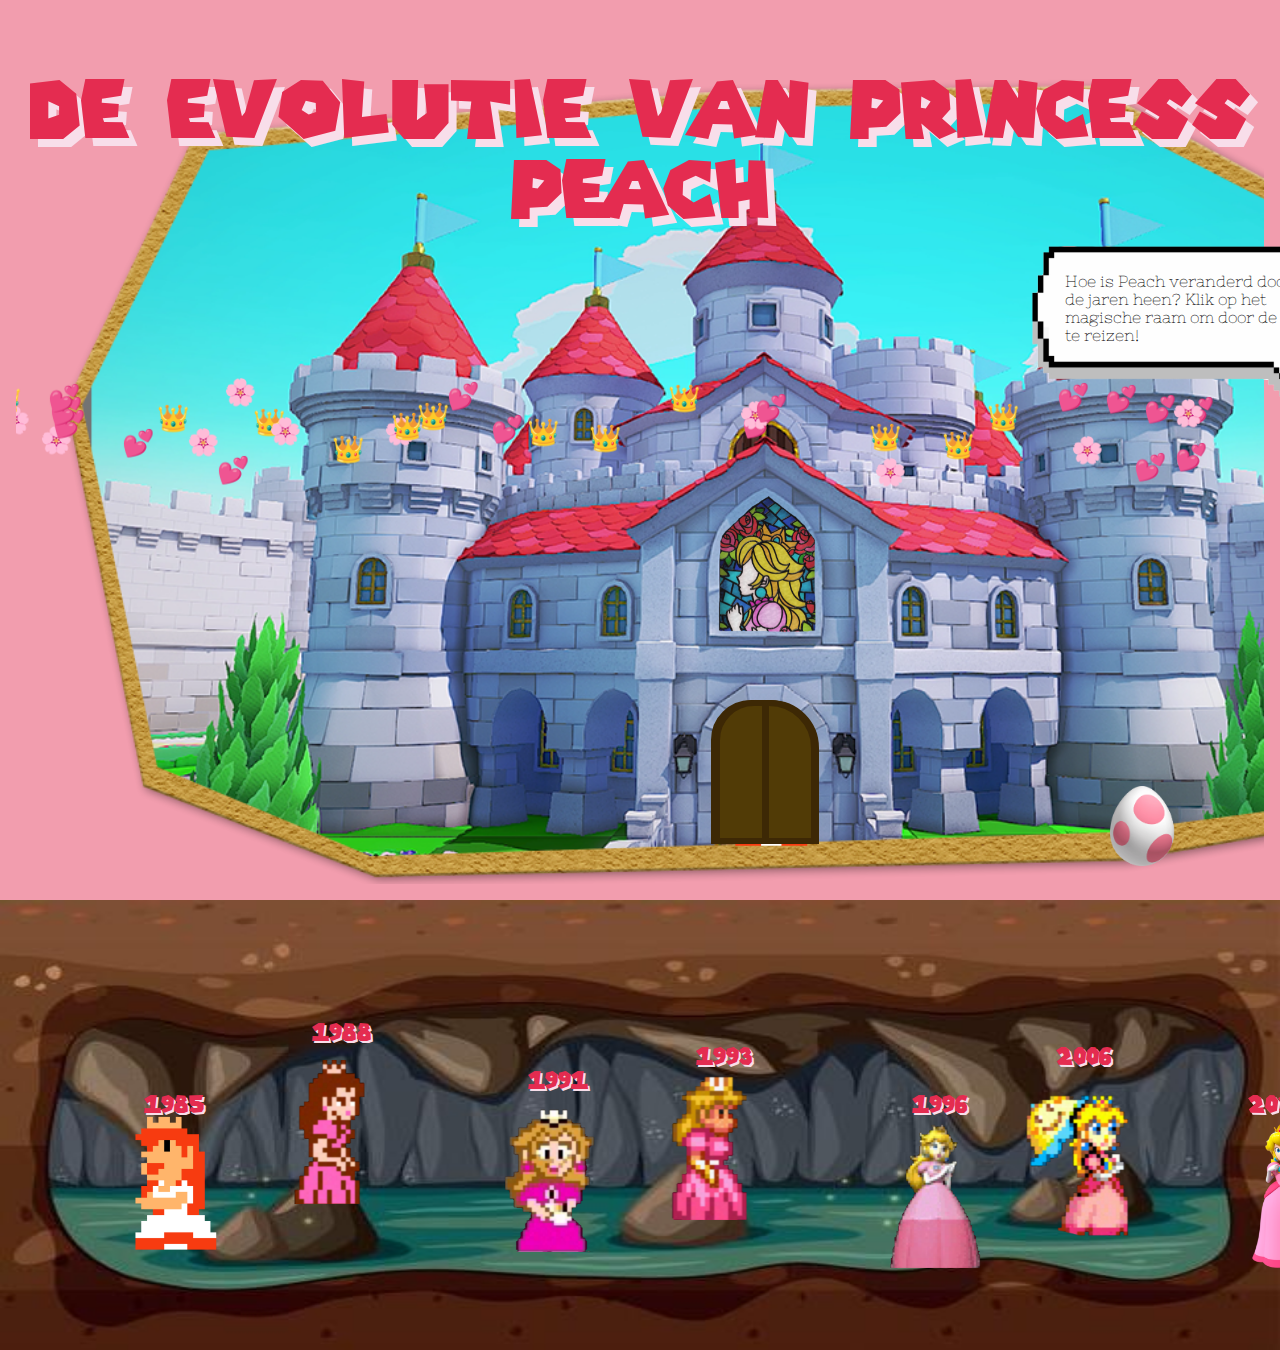
<file: index.html>
<!doctype html>
<html lang="nl">
	
<head>
	<meta charset="UTF-8">
	<meta name="author" content="jouw naam">
	<meta name="viewport" content="width=device-width, initial-scale=1">
	
	<title>VIDii 2011/22 - Tijdlijn</title>
	<link rel="preconnect" href="https://fonts.googleapis.com">
	<link rel="preconnect" href="https://fonts.gstatic.com" crossorigin>
	<link href="https://fonts.googleapis.com/css2?family=Nixie+One&display=swap" rel="stylesheet">

	<link href="styles/style.css" rel="stylesheet">
	<link rel="icon" type="image/svg+xml" href="images/favicon2.png">
</head>

<body>
	<div class="pagina1">
		<header>
			<h1>De evolutie van Princess Peach</h1>
		
		</header>

		<main>
			<!-- de tijdlijn zelf is een ordered list -->

			<!-- elk list-item is een punt in tijd -->
			<!-- 11 list-items om te starten -->
			<!-- bepaal zelf hoeveel je er nodig hebt -->
			
			<!-- in elk listitem staat nu een link -->
			<!-- de link kun je vullen met jouw content -->
			
			<!-- of in zijn geheel vervangen door jouw content -->
		
			<image src="images/toad.png" class="toad"/> 

			

			<!-- <img src="images/deurkasteel.PNG" class="deur"/> -->


			<div class="beginscherm">
				<p>Hoe is Peach veranderd door de jaren heen? Klik op het magische raam om door de tijd te reizen!</p>
			</div>
			
			<div class="achtergrond deur"></div>
			<img src="images/peach1.png" class="peach1-2">
			<div class="deur links"></div>
			<div class="deur rechts"></div>

			
		

			<a href="#kelder" class="ei"><img src="images/yoshi-ei.png" class="ei" /></a>
			<div class="hovertekst">Overzicht</div>

			<link href="https://fonts.googleapis.com/css?family=Oswald:600,700" rel="stylesheet"> 
			<div id="all">
				<div id="container">
					<div id="animate">
					</div>
				</div>
			</div>

		</main>

	</div>

	<div id="kelder" class="kelder">
		<img src="images/peach1.png" class="peach1"/>
		<img src="images/peach2.png" class="peach2"/>
		<img src="images/peach3.png" class="peach3"/>
		<img src="images/peach4.png" class="peach4"/>
		<img src="images/peach5.png" class="peach5"/>
		<img src="images/peach6.png" class="peach6"/>
		<img src="images/peach7.png" class="peach7"/>
		<img src="images/peach-ik.png" class="peachik"/>

		<div class="jaartal1">
			<p>1985</p>
		</div>
	
		<div class="jaartal2">
			<p>1988</p>
		</div>

		<div class="jaartal3">
			<p>1991</p>
		</div>

		<div class="jaartal4">
			<p>1993</p>
		</div>

		<div class="jaartal5">
			<p>1996</p>
		</div>

		<div class="jaartal6">
			<p>2006</p>
		</div>

		<div class="jaartal7">
			<p>2021</p>
		</div>

		<div class="jaartalik">
			<p>2022</p>
		</div>

	</div>

	

	<button> </button>

	<script src="scripts/script.js"></script>


</body>



</html>
</file>
<file: styles/style.css>
@font-face {
  font-family: 'mario';
  src: url('../Fonts/supermario256-webfont.woff2') format('woff2'),
       url('../Fonts/supermario256-webfont.woff') format('woff');
  font-weight: normal;
  font-style: normal;

}

/* CSS Document */
*, *::after, *::before {
  box-sizing:border-box;  
}

html, body {
  height:100%;
  margin:0;
}

button:not([disabled]) {
  cursor:pointer;
}

:root{
  --achtergrondkleur: rgb(242, 157, 174);
  --tekstkop: rgb(228, 44, 80);
  --tekstschaduw: rgb(248, 222, 234);
}

/***************/
/* Emoij regen */
/***************/

body{
  margin: 0;
  padding: 0;
  width: 100%;
  height: 100vh;
  background: #000;
  font-family: 'Oswald', sans-serif;

  /* overflow:hidden; */
}


#all{
  height: 100vh;
  width: 100%;
  position: fixed;
}

#container {
  left: 0;
  top: 0;
  height: 100vh;
  overflow: hidden;
  position: relative;
}

#animate{
  margin: 0 auto;
  width: 20px;
  overflow: visible;
  position: relative;
}







/***************/
/* HET KASTEEL */
/***************/
.pagina1{
  background-image:url("../images/kasteel2.png");
  background-size:auto 90vh;
  background-position: 5vh 7vh;
  background-color: var(--achtergrondkleur);
  border: 1em solid rgb(242, 157, 174);
  background-repeat: no-repeat;
  position: relative;
  width: 100vw;
  height: 100vh;
}

/* KOP */

h1 {
  color: var(--tekstkop);
  font-family: "mario";
  text-align: center;
  font-size: 5em;
  text-shadow: .1em .1em var(--tekstschaduw)
}


/* DE BUTTON - HET RAAM */

button {
  height: 20vh; width: 17vh;
  background-image:url("../images/raamkasteel.PNG");
  background-size: cover;
  background-color: transparent;
  border: none;
  outline: none;
  position:absolute;
        top:55vh;
        left:77vh;
}

button:hover,button:focus {
  filter: drop-shadow(2em 2em 5em white);
}

/* DE DEUREN */
div.deur {
  width:6vh;
  height:16vh;
  background-color:rgb(81, 59, 6);
  border: .4em solid rgb(61, 40, 5);

  position:absolute;
  
  top:76vh;
}

div.deur.links {
  left:77.5vh;
  border-radius: 2.5em 0em 0em 0em;
  transition: 1s;
  transform-origin: left center;
}

div.deur.rechts {
  left:83vh;
  border-radius: 0em 3em 0em 0em;
  transition: 1s;
  transform-origin: right center;
}

div.deur.open.links{
  transform: perspective(10em) rotateY(-150deg);
}

div.deur.open.rechts {
    transform: perspective(10em) rotateY(150deg);
}

div.achtergrond.deur {
  left:77.2vh;
  width:12vh;
  height:16vh;
  background-color:rgb(22, 16, 1);
  border-radius: 2.5em 3em 0em 0em;

  position:absolute;
  
  top:76vh;
}

  .peach1-2 {
    width: 7.5em;
    height: auto;
    position:absolute;
          top:79vh;
          left:77.2vh;
}


/* DE INFO */
@keyframes toad{
  0% {
    transform:translateY(0em);
  } 
  50% {
    transform:translateY(-1em);
  }
  100% {
    transform:translateY(0em);
  }
}

.toad {
  width: 9em;
  height: auto;
  position:absolute;
        top:24em;
        left:84em;
  animation-name: toad;
  animation-duration:2s;
  animation-iteration-count: infinite;
  animation-timing-function: ease-in-out;
}

.beginscherm{
  font-family: 'Nixie One', cursive;
  color: black;
  font-size: 1em;

  background-image: url(../images/spraakwolk.png);
  background-size: 50vh 25vh;
  background-position: left center;
  width: 50vh;
  height: 25vh;
  position:absolute;
        top:23vh;
        left:105vh;
  overflow: hidden;

  padding: 0em 6em 3.5em 6.5em;
  display: grid;
  place-items: center;
}

/* KNOP EI */

.ei {
  width: 4em;
  height: 5em;
  position:absolute;
        bottom:1vh;
        right:5vh;
  z-index: 100;
}

.ei:hover {
  filter: drop-shadow(2em 2em 5em rgb(28, 1, 14));
}

.hovertekst {
    display: none;
    font-family: "Super Mario 256";
    text-shadow:.1em .1em var(--tekstschaduw);
    position:absolute;
        bottom:11vh;
        right:8vh;
  }
  
.ei:hover + .hovertekst {
    display: block;
    color: var(--tekstkop);
  }



/*************/
/* DE KELDER */
/*************/
.kelder {
  position: relative;
  background-image: url(../images/kelder.jpeg);
  background-size: 100% 100%;
  width: 100%;
  height: 50%;
}


.peach1 {
  width: 15vh;
  height: auto;
  position:absolute;
        top:24vh;
        left:12vh;
}


.jaartal1 {
  font-family: "mario";
  color: var(--tekstkop);
  text-shadow: .1em .1em var(--tekstschaduw);
  font-size: 1.5em;
  position:absolute;
        top:7em;
        left:6em;
}

.peach2 {
  width: 9em;
  height: auto;
  position:absolute;
        top:10em;
        left:16em;
}

.jaartal2 {
  font-family: "mario";
  color: var(--tekstkop);
  text-shadow: .1em .1em var(--tekstschaduw);
  font-size: 1.5em;
  position:absolute;
        top:4em;
        left:13em;
}

.peach3 {
  width: 9em;
  height: auto;
  position:absolute;
        top:13em;
        left:30em;
}

.jaartal3 {
  font-family: "mario";
  color: var(--tekstkop);
  text-shadow: .1em .1em var(--tekstschaduw);
  font-size: 1.5em;
  position:absolute;
        top:6em;
        left:22em;
}

.peach4 {
  width: 9em;
  height: auto;
  position:absolute;
        top:11em;
        left:40em;
}

.jaartal4 {
  font-family: "mario";
  color: var(--tekstkop);
  text-shadow: .1em .1em var(--tekstschaduw);
  font-size: 1.5em;
  position:absolute;
        top:5em;
        left:29em;
}

.peach5 {
  width: 9em;
  height: auto;
  position:absolute;
        top:14em;
        left:54em;
}

.jaartal5 {
  font-family: "mario";
  color: var(--tekstkop);
  text-shadow: .1em .1em var(--tekstschaduw);
  font-size: 1.5em;
  position:absolute;
        top:7em;
        left:38em;
}

.peach6 {
  width: 9em;
  height: auto;
  position:absolute;
        top:12em;
        left:63em;
}

.jaartal6 {
  font-family: "mario";
  color: var(--tekstkop);
  text-shadow: .1em .1em var(--tekstschaduw);
  font-size: 1.5em;
  position:absolute;
        top:5em;
        left:44em;
}

.peach7 {
  width: 9em;
  height: auto;
  position:absolute;
        top:14em;
        left:76em;
}

.jaartal7 {
  font-family: "mario";
  color: var(--tekstkop);
  text-shadow: .1em .1em var(--tekstschaduw);
  font-size: 1.5em;
  position:absolute;
        top:7em;
        left:52em;
}

.peachik {
  width: 13em;
  height: auto;
  position:absolute;
        top:12em;
        left:90em;
}

.jaartalik {
  font-family: "mario";
  color: var(--tekstkop);
  text-shadow: .1em .1em var(--tekstschaduw);
  font-size: 1.5em;
  position:absolute;
        top:6em;
        left:63em;
}
</file>
